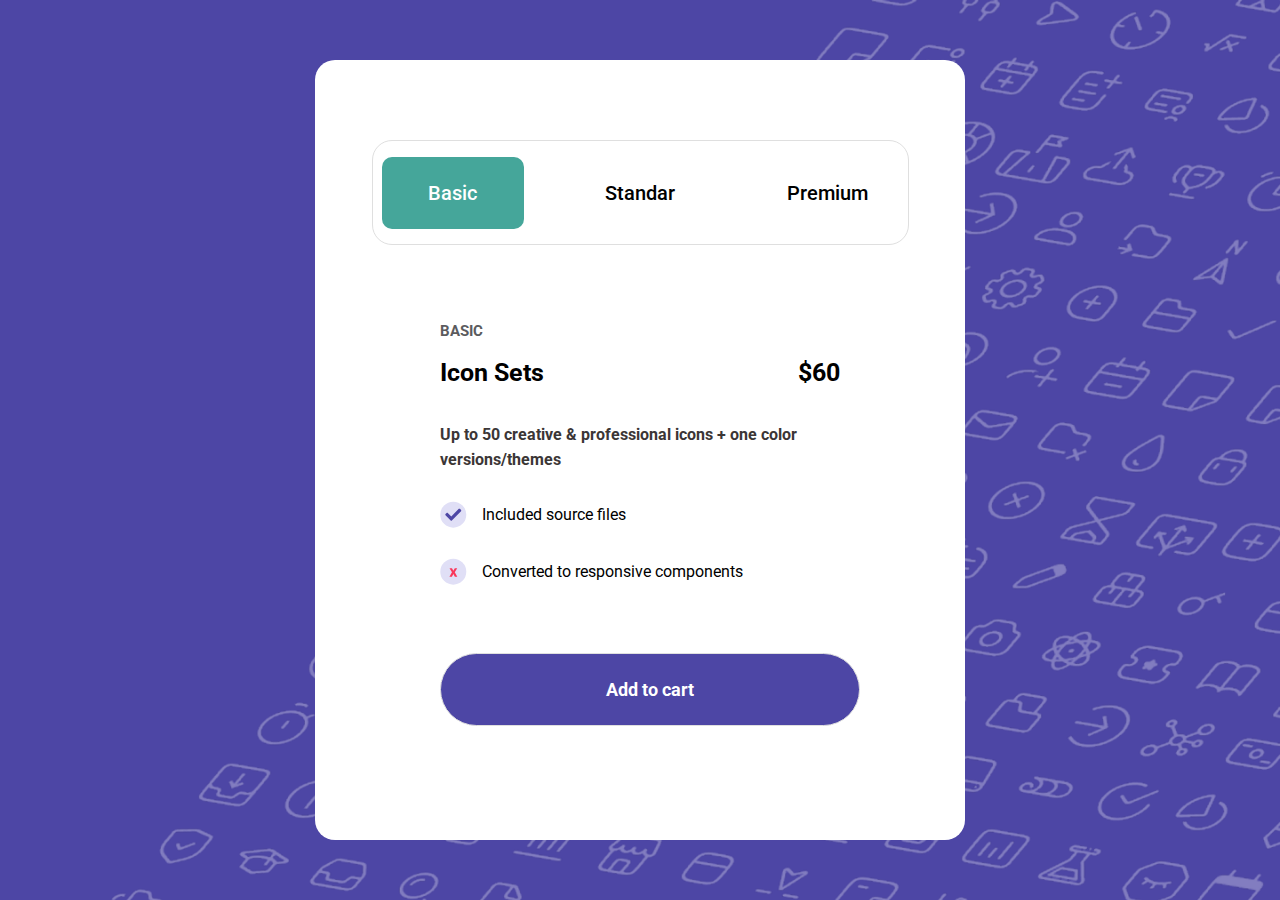
<file: index.html>
<!DOCTYPE html>
<html lang="en">
<head>
    <meta charset="UTF-8">
    <meta name="viewport" content="width=device-width, initial-scale=1.0">
    <title>Document</title>
    <link href="https://fonts.googleapis.com/css2?family=Barlow:ital,wght@0,100;0,200;0,300;0,400;0,500;0,600;0,700;0,800;0,900;1,100;1,200;1,300;1,400;1,500;1,600;1,700;1,800;1,900&family=Roboto:ital,wght@0,100..900;1,100..900&display=swap" rel="stylesheet">

    <link rel="stylesheet" href="/style.css">
    <link rel="stylesheet" href="/reset.css">
</head>
<body>
    
    <main>
        <div class="container">
            <div class="col-1">
                <button style="display: flex; justify-content: center; align-items: center; background-color: #45A69A; color: white;">Basic</button>
            </div>
    
            <div class="col-2">
                <button style="display: flex; justify-content: center; align-items: center;"><a href="/Standar/index.html" style="text-decoration: none; color: black;">Standar</a></button>
            </div>
    
            <div class="col-3">
                <button style="display: flex; justify-content: center; align-items: center;"><a href="/premium/index.html" style="text-decoration: none; color: black;">Premium</a></button>
            </div>
        </div>
        <div id="harga">
                <p style="display: flex; font-size: 15px; padding-top: 77px; color: #5B5B5E; font-weight: bold;">BASIC</p>
                <h2 style="display: flex; font-size: 25px; padding-top: 18px; font-weight: bold;">Icon Sets <span>$60</h2>

                <p style="font-weight: bold; margin-top: 35px;  line-height: 25px; color: #3B3636;">Up to 50 creative & professional  icons + one color versions/themes</p>

            <div class="true">
                <div style="display: flex; align-items: center; gap: 15px; padding-bottom: 30px;">
                    <img src="/true.svg" alt="true"> Included  source files
                 </div>
                <div style="display: flex; align-items: center; gap: 15px;">
                    <img src="/false.svg" alt="true"> Converted to responsive components
                </div>

            </div>
            <button class="akir" id="addToCartBtn">Add to cart</button>

        </div>
          
    </main>

</body>
</html>
</file>
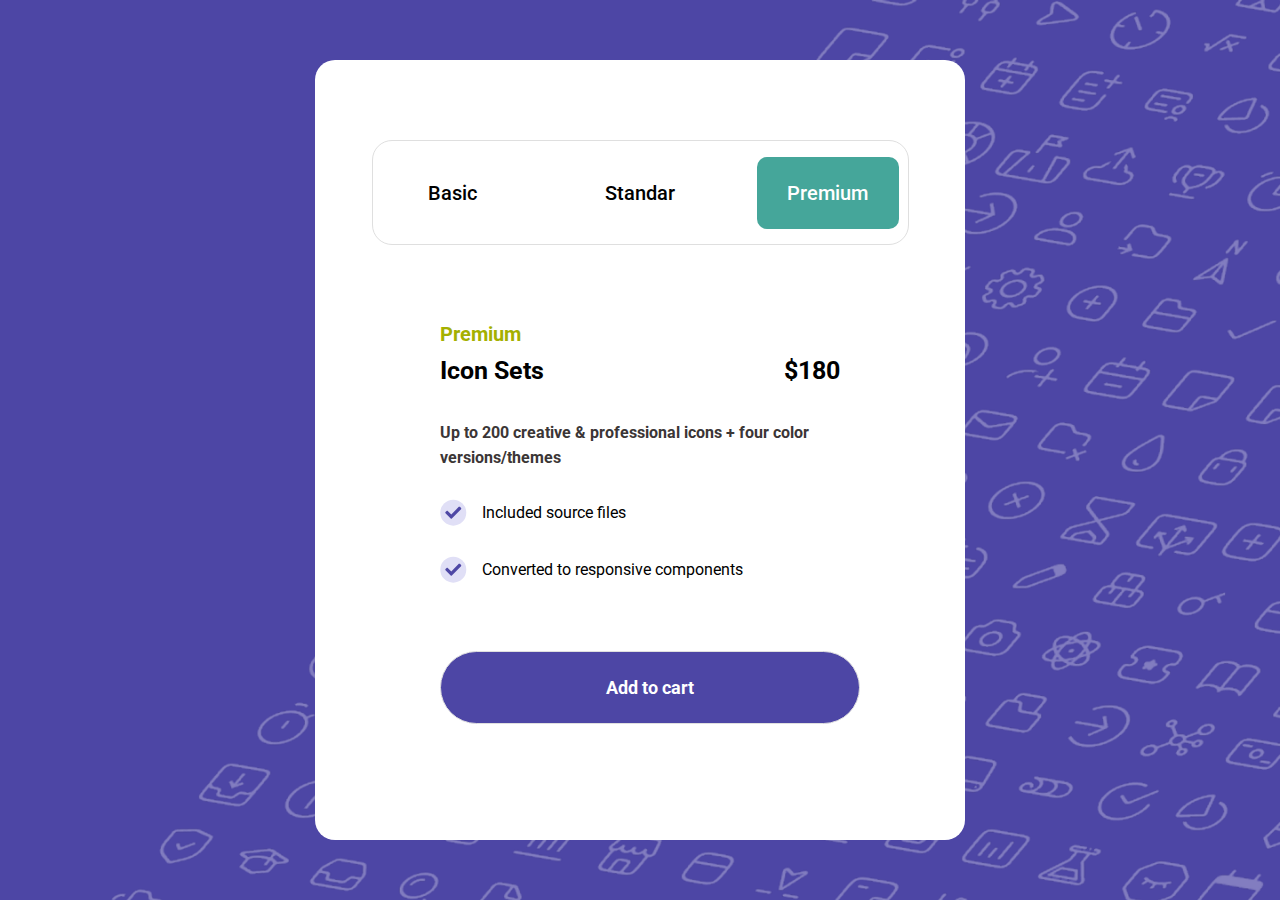
<file: premium/index.html>
<!DOCTYPE html>
<html lang="en">
<head>
    <meta charset="UTF-8">
    <meta name="viewport" content="width=device-width, initial-scale=1.0">
    <title>Document</title>
    <link href="https://fonts.googleapis.com/css2?family=Barlow:ital,wght@0,100;0,200;0,300;0,400;0,500;0,600;0,700;0,800;0,900;1,100;1,200;1,300;1,400;1,500;1,600;1,700;1,800;1,900&family=Roboto:ital,wght@0,100..900;1,100..900&display=swap" rel="stylesheet">

    <link rel="stylesheet" href="/style.css">
    <link rel="stylesheet" href="/reset.css">
</head>
<body>
    
    <main>
        <div class="container">
            <div class="col-1">
                <button style="display: flex; justify-content: center; align-items: center;"><a href="/index.html" style="text-decoration: none; color: black;">Basic</a></button>
            </div>
    
            <div class="col-2">
                <button style="display: flex; justify-content: center; align-items: center;"><a href="/Standar/index.html" style="text-decoration: none; color: black;">Standar</a></button>
            </div>
    
            <div class="col-3">
                <button style="display: flex; justify-content: center; align-items: center; background-color: #45A69A; color: white;">Premium</button>
            </div>
        </div>
        <div id="harga">
                <p style="display: flex; font-size: 20px; padding-top: 77px; color: #A4B000; font-weight: bold;">Premium</p>
                <h2 style="display: flex; font-size: 25px; padding-top: 10px; font-weight: bold;">Icon Sets <span>$180</h2>

                <p style="font-weight: bold; margin-top: 35px;  line-height: 25px; color: #3B3636;">Up to 200 creative & professional  icons + four color versions/themes</p>

            <div class="true">
                <div style="display: flex; align-items: center; gap: 15px; padding-bottom: 30px;">
                    <img src="/true.svg" alt="true"> Included  source files
                 </div>
                <div style="display: flex; align-items: center; gap: 15px;">
                    <img src="/true.svg" alt="true"> Converted to responsive components
                </div>

            </div>
            <button class="akir" id="addToCartBtn">Add to cart</button>

        </div>
    </main>

</body>
</html>
</file>
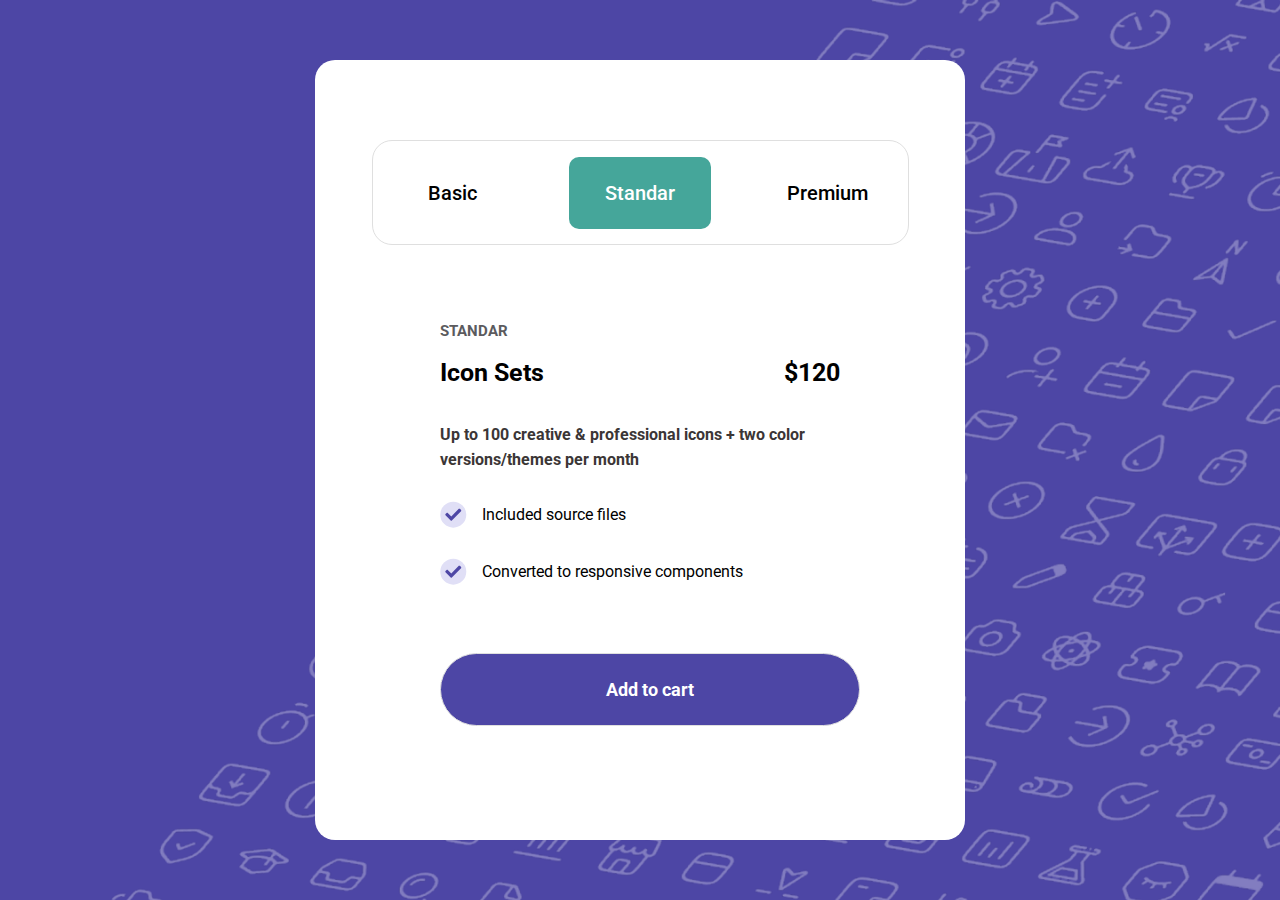
<file: Standar/index.html>
<!DOCTYPE html>
<html lang="en">
<head>
    <meta charset="UTF-8">
    <meta name="viewport" content="width=device-width, initial-scale=1.0">
    <title>Document</title>
    <link href="https://fonts.googleapis.com/css2?family=Barlow:ital,wght@0,100;0,200;0,300;0,400;0,500;0,600;0,700;0,800;0,900;1,100;1,200;1,300;1,400;1,500;1,600;1,700;1,800;1,900&family=Roboto:ital,wght@0,100..900;1,100..900&display=swap" rel="stylesheet">

    <link rel="stylesheet" href="/style.css">
    <link rel="stylesheet" href="/reset.css">
</head>
<body>
    
    <main>
        <div class="container">
            <div class="col-1">
                <button style="display: flex; justify-content: center; align-items: center;"><a href="/index.html" style="text-decoration: none; color: black;">Basic</a></button>
            </div>
    
            <div class="col-2">
                <button style="display: flex; justify-content: center; align-items: center; background-color: #45A69A; color: white;">Standar</button>
            </div>
    
            <div class="col-3">
                <button style="display: flex; justify-content: center; align-items: center;"><a href="/premium/index.html" style="text-decoration: none; color: black;">Premium</a></button>
            </div>
        </div>
        <div id="harga">
                <p style="display: flex; font-size: 15px; padding-top: 77px; color: #5B5B5E; font-weight: bold;">STANDAR</p>
                <h2 style="display: flex; font-size: 25px; padding-top: 18px; font-weight: bold;">Icon Sets <span>$120</h2>

                <p style="font-weight: bold; margin-top: 35px;  line-height: 25px; color: #3B3636;">Up to 100 creative & professional  icons + two color versions/themes per month</p>

            <div class="true">
                <div style="display: flex; align-items: center; gap: 15px; padding-bottom: 30px;">
                    <img src="/true.svg" alt="true"> Included  source files
                 </div>
                <div style="display: flex; align-items: center; gap: 15px;">
                    <img src="/true.svg" alt="true"> Converted to responsive components
                </div>

            </div>
            <button class="akir" id="addToCartBtn">Add to cart</button>

        </div>
    </main>

</body>
</html>
</file>
<file: style.css>
*{
    font-family: 'Roboto', serif;
}

body {
    background-image: url(/image\ 45.png);
    background-size: cover;
    background-color: #4D46A5;
    display: flex;
    justify-content: center;
    align-items: center;
    min-height: 100svh;
}

main {
    display: flex;
    align-items: center;
    flex-direction: column;
    height: 700px;
    width: 650px;
    background-color: white;
    border-radius: 20px;
    padding-top: 80px;

    button:hover {
        cursor: pointer;
    }
}

.container {
    width: 517px;
    height: 85px;
    display: flex;
    justify-content: space-between;
    align-items: center;
    gap: 20px;
    padding: 9px;
    border: 1px solid #DFDFDF;
    border-radius: 20px;

    button {
        font-size: 20px;
        border: none;
        background-color: white;
        border-radius: 10px;
        font-weight: 500;
        max-width: 142px;
        width: 100%;
        min-height: 72px;
    }
    .col-1, .col-2, .col-3 {
        max-width: 142px;
        width: 100%;
    }
}

#harga {
    width: 100%;
    max-width: 400px;

    h2 {
        display: flex;
        justify-content: space-between;
        width: 100%;
    }
}

.true {
    padding-top: 29px;
    padding-bottom: 68px;
}

.akir {
    display: flex;
    align-items: center;
    justify-content: center;
    gap: 10px;
    font-size: 18px;
    font-weight: bold;
    width: 420px;
    height: 73px;
    border-radius: 37px;
    background-color: #4D46A5;
    color: white;
    border: 1px solid #DFDFDF;
}
</file>
